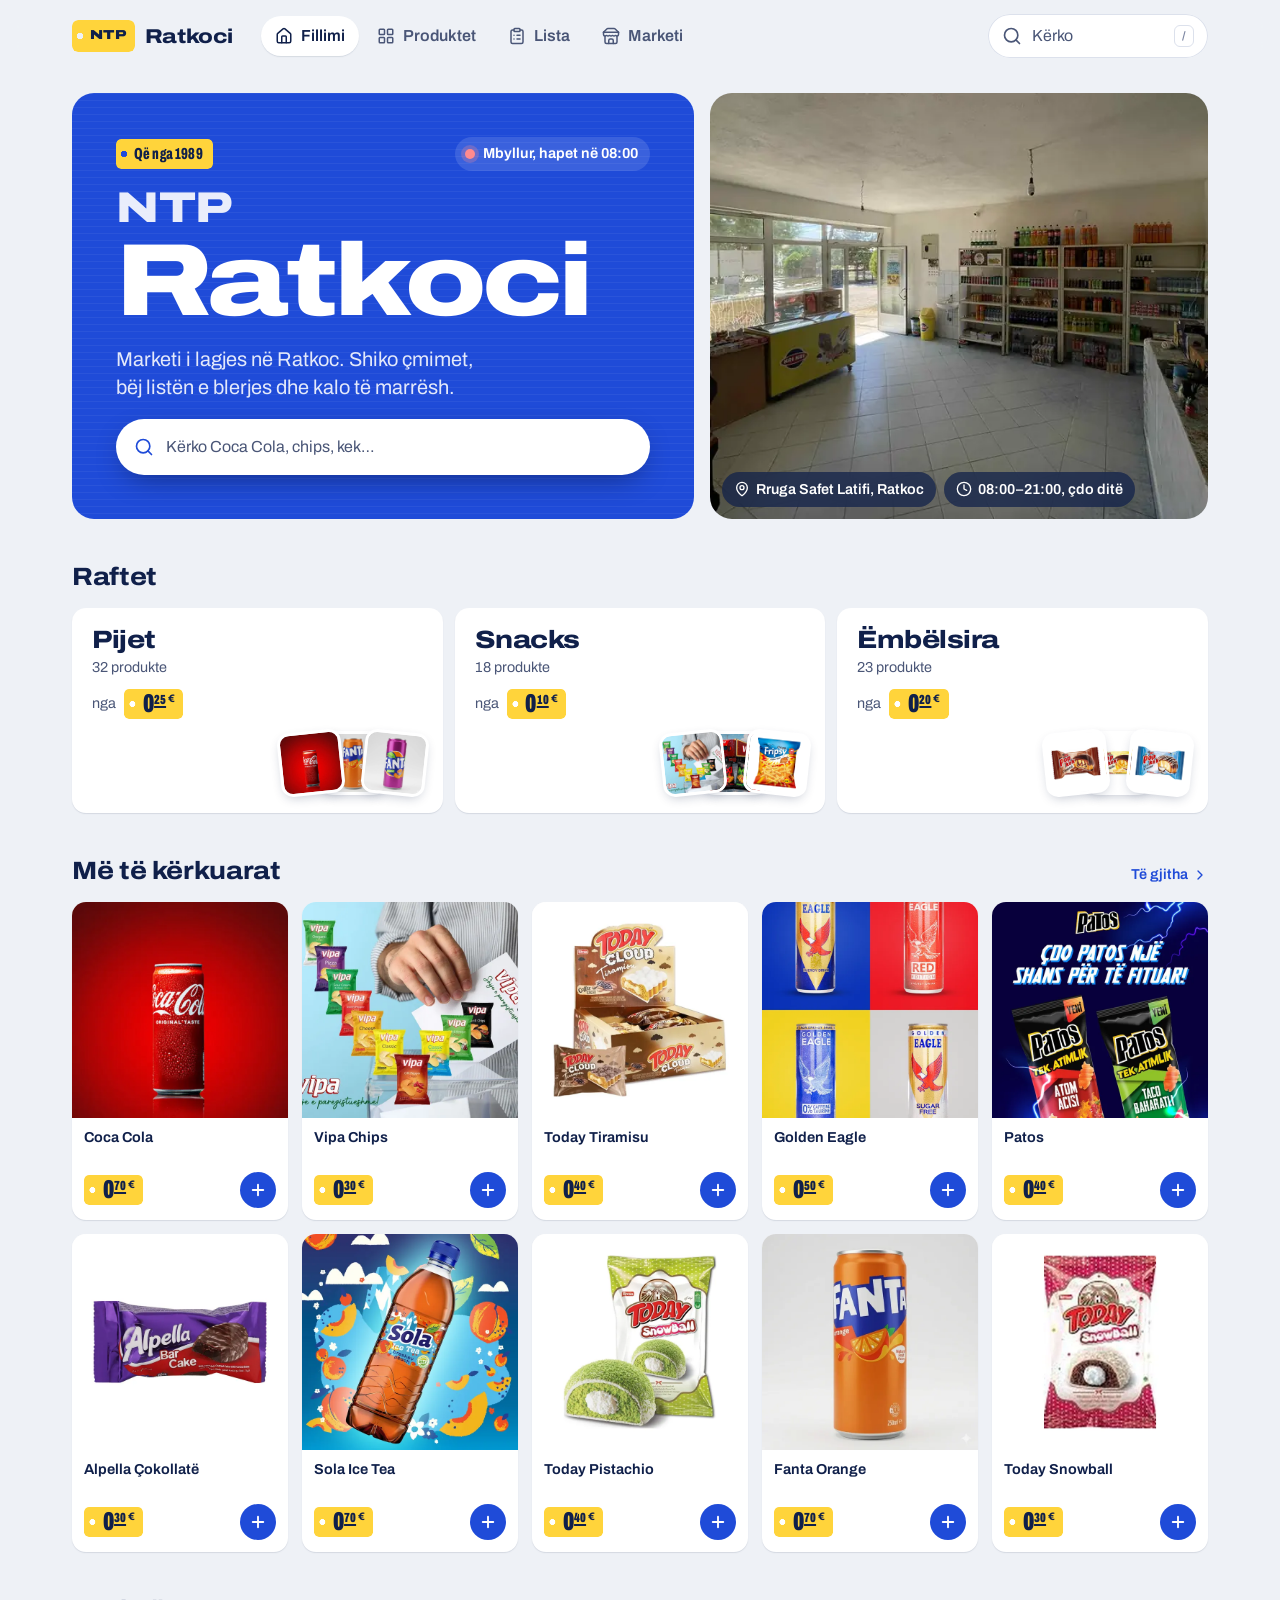
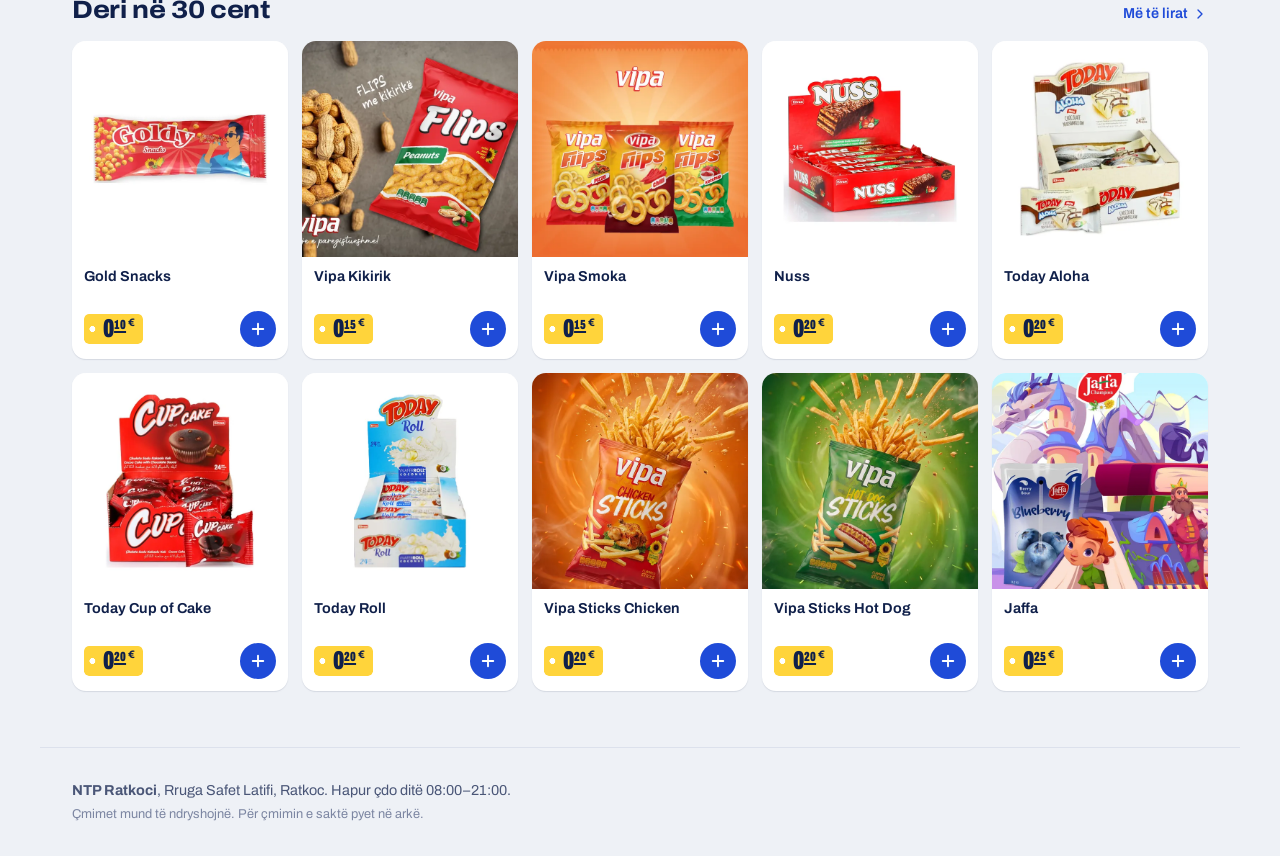
<file: index.html>
<!DOCTYPE html>
<html lang="sq" data-theme="light">
<head>
  <meta charset="UTF-8">
  <meta name="viewport" content="width=device-width, initial-scale=1, viewport-fit=cover">
  <title>NTP Ratkoci, marketi në Ratkoc</title>
  <meta name="description" content="NTP Ratkoci, marketi i lagjes në Ratkoc që nga 1989. Shiko çmimet e pijeve, snacks dhe ëmbëlsirave, bëj listën e blerjes dhe kontrollo a jemi hapur.">
  <meta name="theme-color" content="#1F4BD8">
  <meta name="color-scheme" content="light dark">
  <meta name="apple-mobile-web-app-capable" content="yes">
  <meta name="mobile-web-app-capable" content="yes">
  <meta name="apple-mobile-web-app-status-bar-style" content="default">
  <meta name="apple-mobile-web-app-title" content="Ratkoci">

  <meta property="og:title" content="NTP Ratkoci">
  <meta property="og:description" content="Marketi i lagjes në Ratkoc që nga 1989. Çmimet, lista e blerjes dhe orari.">
  <meta property="og:image" content="assets/img/store-1600.webp">
  <meta property="og:type" content="website">

  <link rel="manifest" href="manifest.json">
  <link rel="icon" type="image/png" href="assets/icons/favicon-64.png">
  <link rel="apple-touch-icon" href="assets/icons/apple-touch-icon.png">
  <link rel="preload" href="assets/fonts/archivo-wdth.woff2" as="font" type="font/woff2" crossorigin>
  <link rel="stylesheet" href="assets/css/app.css">

  <!-- Tema para ngarkimit, që të mos ketë "flash" -->
  <script>
    (function () {
      try {
        var t = localStorage.getItem('ntp.theme') || 'auto';
        if (t === 'auto') t = matchMedia('(prefers-color-scheme: dark)').matches ? 'dark' : 'light';
        document.documentElement.dataset.theme = t;
      } catch (e) {}
    })();
  </script>
</head>
<body>
  <a class="skip-link" href="#main">Kalo te përmbajtja</a>

  <!-- ===================== IKONAT (SVG sprite) ===================== -->
  <svg width="0" height="0" style="position:absolute" aria-hidden="true">
    <defs>
      <symbol id="i-search" viewBox="0 0 24 24"><circle cx="11" cy="11" r="8"/><path d="m21 21-4.3-4.3"/></symbol>
      <symbol id="i-home" viewBox="0 0 24 24"><path d="M15 21v-8a1 1 0 0 0-1-1h-4a1 1 0 0 0-1 1v8"/><path d="M3 10a2 2 0 0 1 .709-1.528l7-5.999a2 2 0 0 1 2.582 0l7 5.999A2 2 0 0 1 21 10v9a2 2 0 0 1-2 2H5a2 2 0 0 1-2-2z"/></symbol>
      <symbol id="i-grid" viewBox="0 0 24 24"><rect width="7" height="7" x="3" y="3" rx="1"/><rect width="7" height="7" x="14" y="3" rx="1"/><rect width="7" height="7" x="14" y="14" rx="1"/><rect width="7" height="7" x="3" y="14" rx="1"/></symbol>
      <symbol id="i-list" viewBox="0 0 24 24"><rect width="8" height="4" x="8" y="2" rx="1"/><path d="M16 4h2a2 2 0 0 1 2 2v14a2 2 0 0 1-2 2H6a2 2 0 0 1-2-2V6a2 2 0 0 1 2-2h2"/><path d="M12 11h4"/><path d="M12 16h4"/><path d="M8 11h.01"/><path d="M8 16h.01"/></symbol>
      <symbol id="i-store" viewBox="0 0 24 24"><path d="m2 7 4.41-4.41A2 2 0 0 1 7.83 2h8.34a2 2 0 0 1 1.42.59L22 7"/><path d="M4 12v8a2 2 0 0 0 2 2h12a2 2 0 0 0 2-2v-8"/><path d="M15 22v-4a2 2 0 0 0-2-2h-2a2 2 0 0 0-2 2v4"/><path d="M2 7h20"/><path d="M22 7v3a2 2 0 0 1-2 2 2.7 2.7 0 0 1-1.59-.63.7.7 0 0 0-.82 0A2.7 2.7 0 0 1 16 12a2.7 2.7 0 0 1-1.59-.63.7.7 0 0 0-.82 0A2.7 2.7 0 0 1 12 12a2.7 2.7 0 0 1-1.59-.63.7.7 0 0 0-.82 0A2.7 2.7 0 0 1 8 12a2.7 2.7 0 0 1-1.59-.63.7.7 0 0 0-.82 0A2.7 2.7 0 0 1 4 12a2 2 0 0 1-2-2V7"/></symbol>
      <symbol id="i-plus" viewBox="0 0 24 24"><path d="M5 12h14"/><path d="M12 5v14"/></symbol>
      <symbol id="i-minus" viewBox="0 0 24 24"><path d="M5 12h14"/></symbol>
      <symbol id="i-x" viewBox="0 0 24 24"><path d="M18 6 6 18"/><path d="m6 6 12 12"/></symbol>
      <symbol id="i-share" viewBox="0 0 24 24"><circle cx="18" cy="5" r="3"/><circle cx="6" cy="12" r="3"/><circle cx="18" cy="19" r="3"/><path d="m8.59 13.51 6.83 3.98"/><path d="m15.41 6.51-6.82 3.98"/></symbol>
      <symbol id="i-pin" viewBox="0 0 24 24"><path d="M20 10c0 4.993-5.539 10.193-7.399 11.799a1 1 0 0 1-1.202 0C9.539 20.193 4 14.993 4 10a8 8 0 0 1 16 0"/><circle cx="12" cy="10" r="3"/></symbol>
      <symbol id="i-clock" viewBox="0 0 24 24"><circle cx="12" cy="12" r="10"/><path d="M12 6v6l4 2"/></symbol>
      <symbol id="i-arrow-out" viewBox="0 0 24 24"><path d="M7 7h10v10"/><path d="M7 17 17 7"/></symbol>
      <symbol id="i-back" viewBox="0 0 24 24"><path d="m12 19-7-7 7-7"/><path d="M19 12H5"/></symbol>
      <symbol id="i-trash" viewBox="0 0 24 24"><path d="M3 6h18"/><path d="M19 6v14c0 1-1 2-2 2H7c-1 0-2-1-2-2V6"/><path d="M8 6V4c0-1 1-2 2-2h4c1 0 2 1 2 2v2"/></symbol>
      <symbol id="i-chevron" viewBox="0 0 24 24"><path d="m9 18 6-6-6-6"/></symbol>
      <symbol id="i-check" viewBox="0 0 24 24"><path d="M20 6 9 17l-5-5"/></symbol>
      <symbol id="i-drink" viewBox="0 0 24 24"><path d="m6 8 1.75 12.28a2 2 0 0 0 2 1.72h4.54a2 2 0 0 0 2-1.72L18 8"/><path d="M5 8h14"/><path d="M7 15a6.47 6.47 0 0 1 5 0 6.47 6.47 0 0 0 5 0"/><path d="m12 8 1-6h2"/></symbol>
      <symbol id="i-chips" viewBox="0 0 24 24"><path d="M11 21.73a2 2 0 0 0 2 0l7-4A2 2 0 0 0 21 16V8a2 2 0 0 0-1-1.73l-7-4a2 2 0 0 0-2 0l-7 4A2 2 0 0 0 3 8v8a2 2 0 0 0 1 1.73z"/><path d="M12 22V12"/><path d="m3.3 7 7.703 4.734a2 2 0 0 0 1.994 0L20.7 7"/><path d="m7.5 4.27 9 5.15"/></symbol>
      <symbol id="i-cookie" viewBox="0 0 24 24"><path d="M12 2a10 10 0 1 0 10 10 4 4 0 0 1-5-5 4 4 0 0 1-5-5"/><path d="M8.5 8.5v.01"/><path d="M16 15.5v.01"/><path d="M12 12v.01"/><path d="M11 17v.01"/><path d="M7 14v.01"/></symbol>
      <symbol id="i-download" viewBox="0 0 24 24"><path d="M21 15v4a2 2 0 0 1-2 2H5a2 2 0 0 1-2-2v-4"/><path d="m7 10 5 5 5-5"/><path d="M12 15V3"/></symbol>
      <symbol id="i-answer" viewBox="0 0 24 24"><path d="M7.9 20A9 9 0 1 0 4 16.1L2 22Z"/></symbol>
      <symbol id="i-nav" viewBox="0 0 24 24"><path d="M3 11 22 2l-9 19-2-8z"/></symbol>
    </defs>
  </svg>

  <!-- ===================== KOKA ===================== -->
  <header class="topbar">
    <div class="topbar-inner">
      <a href="#/" class="brand" aria-label="NTP Ratkoci, fillimi">
        <span class="brand-mark" aria-hidden="true">NTP</span>
        <span class="brand-name">Ratkoci</span>
      </a>

      <nav class="nav" aria-label="Kryesore">
        <a href="#/" data-nav="home" class="nav-link"><svg class="ic"><use href="#i-home"/></svg><span>Fillimi</span></a>
        <a href="#/produktet" data-nav="produktet" class="nav-link"><svg class="ic"><use href="#i-grid"/></svg><span>Produktet</span></a>
        <a href="#/lista" data-nav="lista" class="nav-link"><svg class="ic"><use href="#i-list"/></svg><span>Lista</span><b class="badge" data-list-count hidden></b></a>
        <a href="#/marketi" data-nav="marketi" class="nav-link"><svg class="ic"><use href="#i-store"/></svg><span>Marketi</span></a>
      </nav>

      <button class="search-trigger" type="button" data-open-search aria-label="Kërko produkte">
        <svg class="ic"><use href="#i-search"/></svg>
        <span class="search-trigger-text">Kërko</span>
        <kbd>/</kbd>
      </button>
    </div>
  </header>

  <!-- ===================== PËRMBAJTJA ===================== -->
  <main id="main" class="main" tabindex="-1">
    <div id="view" class="view" aria-live="polite"></div>
  </main>

  <footer class="footer">
    <p><strong>NTP Ratkoci</strong>, Rruga Safet Latifi, Ratkoc. Hapur çdo ditë 08:00–21:00.</p>
    <p class="footer-small">Çmimet mund të ndryshojnë. Për çmimin e saktë pyet në arkë.</p>
  </footer>

  <!-- ===================== NAVIGIMI NË CELULAR ===================== -->
  <nav class="dock" aria-label="Navigimi">
    <a href="#/" data-nav="home"><svg class="ic"><use href="#i-home"/></svg><span>Fillimi</span></a>
    <a href="#/produktet" data-nav="produktet"><svg class="ic"><use href="#i-grid"/></svg><span>Produktet</span></a>
    <a href="#/lista" data-nav="lista"><svg class="ic"><use href="#i-list"/></svg><span>Lista</span><b class="badge" data-list-count hidden></b></a>
    <a href="#/marketi" data-nav="marketi"><svg class="ic"><use href="#i-store"/></svg><span>Marketi</span></a>
  </nav>

  <!-- ===================== PRODUKTI (sheet) ===================== -->
  <div class="sheet" id="product-sheet" hidden>
    <div class="sheet-scrim" data-close-sheet></div>
    <section class="sheet-panel" tabindex="-1" role="dialog" aria-modal="true" aria-labelledby="ps-title">
      <button class="icon-btn sheet-close" type="button" data-close-sheet aria-label="Mbyll"><svg class="ic"><use href="#i-x"/></svg></button>
      <div class="ps-media"><img id="ps-img" alt="" width="600" height="600"></div>
      <div class="ps-body">
        <p class="ps-cat" id="ps-cat"></p>
        <h2 class="ps-title" id="ps-title"></h2>
        <div class="ps-price" id="ps-price"></div>
        <div class="ps-actions" id="ps-actions"></div>
        <div class="ps-related">
          <h3 class="h-small">Në të njëjtin raft</h3>
          <div class="rail" id="ps-related"></div>
        </div>
      </div>
    </section>
  </div>

  <!-- ===================== KËRKIMI ===================== -->
  <div class="search" id="search" hidden>
    <div class="search-panel" role="dialog" aria-modal="true" aria-label="Kërko">
      <div class="search-bar">
        <svg class="ic"><use href="#i-search"/></svg>
        <input id="search-input" type="search" inputmode="search" autocomplete="off" enterkeyhint="search"
               placeholder="Kërko produkt, ose pyet: a jeni hapur?" aria-label="Kërko">
        <button class="icon-btn" type="button" data-close-search aria-label="Mbyll kërkimin"><svg class="ic"><use href="#i-x"/></svg></button>
      </div>
      <div class="search-body" id="search-results"></div>
    </div>
  </div>

  <div class="toasts" id="toasts" role="status" aria-live="polite"></div>

  <noscript><p class="noscript">Aktivizo JavaScript për të parë katalogun e NTP Ratkoci.</p></noscript>

  <!-- ===================== SKRIPTAT ===================== -->
  <script src="assets/js/data/products.js" defer></script>
  <script src="assets/js/core.js" defer></script>
  <script src="assets/js/status.js" defer></script>
  <script src="assets/js/views.js" defer></script>
  <script src="assets/js/search.js" defer></script>
  <script src="assets/js/app.js" defer></script>
</body>
</html>
</file>
<file: assets/css/app.css>
/* ==========================================================================
   NTP Ratkoci — stilet
   Koncepti: "etiketa e raftit". Çdo çmim është një etiketë e verdhë si në
   raftet e marketit; gjithçka tjetër është e qetë: rafte të bardha, bojë blu.
   --------------------------------------------------------------------------
   1. Fonti          5. Koka & navigimi     9.  Lista e blerjes
   2. Tokenat        6. Etiketa e çmimit    10. Marketi
   3. Baza           7. Fillimi             11. Sheet, kërkimi, toast
   4. Ndihmëse       8. Katalogu            12. Responsive & lëvizja
   ========================================================================== */

/* 1. FONTI ------------------------------------------------------------- */
@font-face {
  font-family: 'Archivo';
  src: url('../fonts/archivo-wdth.woff2') format('woff2-variations'),
       url('../fonts/archivo-wdth.woff2') format('woff2');
  font-weight: 100 900;
  font-stretch: 62% 125%;
  font-display: swap;
}

/* 2. TOKENAT ----------------------------------------------------------- */
:root {
  /* ngjyrat */
  --shelf: #EEF1F6;      /* sfondi: raft nën dritë fluoreshente */
  --paper: #FFFFFF;      /* sipërfaqet */
  --ink: #10204A;        /* teksti */
  --ink-2: #4A5677;      /* teksti dytësor */
  --ink-3: #7C86A2;
  --line: #DCE1EC;
  --cobalt: #1F4BD8;     /* marka */
  --cobalt-ink: #FFFFFF;
  --cobalt-soft: #E5EBFC;
  --tag: #FFD43B;        /* etiketa e çmimit */
  --tag-ink: #10204A;
  --open: #12915A;
  --closed: #D93A40;

  /* tipografia: shkallë 1.25 */
  --f-xs: 0.8rem;
  --f-sm: 0.9rem;
  --f-md: 1rem;
  --f-lg: 1.25rem;
  --f-xl: 1.5625rem;
  --f-2xl: 1.953rem;
  --f-3xl: 2.441rem;

  /* hapësira & forma */
  --r-sm: 8px;
  --r-md: 14px;
  --r-lg: 22px;
  --pad: clamp(16px, 4vw, 32px);
  --max: 1200px;
  --topbar-h: 64px;
  --dock-h: 68px;
  --safe-b: env(safe-area-inset-bottom, 0px);

  --ease: cubic-bezier(.2, .8, .2, 1);
  --shadow-1: 0 1px 0 rgba(16, 32, 74, .06), 0 1px 2px rgba(16, 32, 74, .06);
  --shadow-2: 0 18px 50px -12px rgba(16, 32, 74, .35);
  color-scheme: light;
}

[data-theme="dark"] {
  --shelf: #0B1433;
  --paper: #131E45;
  --ink: #E9EDF8;
  --ink-2: #A9B3D0;
  --ink-3: #7681A3;
  --line: #24315E;
  --cobalt: #5B7FFF;
  --cobalt-ink: #0B1433;
  --cobalt-soft: #1C2A5C;
  --open: #3DD68C;
  --closed: #FF6B70;
  --shadow-1: 0 1px 0 rgba(0, 0, 0, .25);
  --shadow-2: 0 18px 50px -12px rgba(0, 0, 0, .7);
  color-scheme: dark;
}

/* 3. BAZA -------------------------------------------------------------- */
*, *::before, *::after { box-sizing: border-box; }
html { -webkit-text-size-adjust: 100%; scroll-padding-top: calc(var(--topbar-h) + 12px); }
body {
  margin: 0;
  font-family: 'Archivo', system-ui, -apple-system, 'Segoe UI', sans-serif;
  font-size: var(--f-md);
  line-height: 1.5;
  font-stretch: 100%;
  color: var(--ink);
  background: var(--shelf);
  -webkit-font-smoothing: antialiased;
  -webkit-tap-highlight-color: transparent;
  min-height: 100dvh;
  display: flex;
  flex-direction: column;
}
img { display: block; max-width: 100%; height: auto; }
a { color: inherit; }
button { font: inherit; color: inherit; }
h1, h2, h3, p { margin: 0; }
[hidden] { display: none !important; }

:focus-visible { outline: 3px solid var(--cobalt); outline-offset: 2px; border-radius: 6px; }

.skip-link {
  position: absolute; left: 12px; top: -60px; z-index: 100;
  background: var(--ink); color: var(--paper); padding: 10px 14px; border-radius: var(--r-sm);
}
.skip-link:focus { top: 12px; }

.ic {
  width: 20px; height: 20px; flex: none;
  fill: none; stroke: currentColor; stroke-width: 2; stroke-linecap: round; stroke-linejoin: round;
}

/* 4. NDIHMËSE ---------------------------------------------------------- */
.wrap { width: 100%; max-width: var(--max); margin: 0 auto; padding: 0 var(--pad); }
.visually-hidden {
  position: absolute !important; width: 1px; height: 1px; overflow: hidden;
  clip: rect(0 0 0 0); white-space: nowrap;
}

.h-section {
  font-size: var(--f-xl);
  font-weight: 750;
  font-stretch: 112%;
  letter-spacing: -0.015em;
  line-height: 1.15;
}
.h-small { font-size: var(--f-md); font-weight: 700; font-stretch: 105%; }
.muted { color: var(--ink-2); }

.section { margin-top: 44px; }
.section-head {
  display: flex; align-items: baseline; justify-content: space-between; gap: 16px;
  margin-bottom: 16px;
}
.section-link {
  display: inline-flex; align-items: center; gap: 4px;
  font-weight: 600; color: var(--cobalt); text-decoration: none; font-size: var(--f-sm);
}
.section-link .ic { width: 16px; height: 16px; }

.btn {
  display: inline-flex; align-items: center; justify-content: center; gap: 8px;
  min-height: 48px; padding: 0 20px; border-radius: 999px; border: 0;
  font-weight: 650; font-size: var(--f-md); text-decoration: none; cursor: pointer;
  transition: transform .15s var(--ease), background-color .2s, box-shadow .2s;
}
.btn:active { transform: scale(.97); }
.btn-primary { background: var(--cobalt); color: var(--cobalt-ink); }
.btn-primary:hover { box-shadow: 0 8px 24px -8px var(--cobalt); }
.btn-quiet { background: var(--paper); color: var(--ink); box-shadow: inset 0 0 0 1px var(--line); }
.btn-quiet:hover { box-shadow: inset 0 0 0 1px var(--ink-3); }
.btn-danger { background: transparent; color: var(--closed); box-shadow: inset 0 0 0 1px currentColor; }
.btn-block { width: 100%; }

.icon-btn {
  display: inline-grid; place-items: center; width: 44px; height: 44px; flex: none;
  border-radius: 999px; border: 0; background: var(--paper); color: var(--ink); cursor: pointer;
  box-shadow: inset 0 0 0 1px var(--line);
}
.icon-btn:hover { box-shadow: inset 0 0 0 1px var(--ink-3); }

.status {
  display: inline-flex; align-items: center; gap: 8px; font-weight: 650;
}
.status::before {
  content: ''; width: 10px; height: 10px; border-radius: 50%; background: currentColor;
  box-shadow: 0 0 0 4px color-mix(in srgb, currentColor 22%, transparent);
}
.status.is-open { color: var(--open); }
.status.is-closed { color: var(--closed); }

.badge {
  min-width: 20px; height: 20px; padding: 0 6px; border-radius: 999px;
  background: var(--tag); color: var(--tag-ink);
  font-size: 12px; font-weight: 800; font-stretch: 90%;
  display: inline-grid; place-items: center; line-height: 1;
}

/* 5. KOKA & NAVIGIMI --------------------------------------------------- */
.topbar {
  position: sticky; top: 0; z-index: 30;
  background: color-mix(in srgb, var(--shelf) 86%, transparent);
  backdrop-filter: saturate(1.4) blur(14px);
  -webkit-backdrop-filter: saturate(1.4) blur(14px);
  border-bottom: 1px solid transparent;
  transition: border-color .2s;
}
.topbar.is-scrolled { border-bottom-color: var(--line); }
.topbar-inner {
  max-width: var(--max); margin: 0 auto; padding: 0 var(--pad);
  height: var(--topbar-h); display: flex; align-items: center; gap: 16px;
}
.brand { display: inline-flex; align-items: center; gap: 10px; text-decoration: none; }
.brand-mark {
  position: relative;
  background: var(--tag); color: var(--tag-ink);
  font-weight: 900; font-stretch: 125%; font-size: 13px; letter-spacing: .02em;
  padding: 6px 9px 6px 18px; border-radius: 6px;
  -webkit-mask: radial-gradient(circle at 8px 50%, transparent 3px, #000 3.5px);
  mask: radial-gradient(circle at 8px 50%, transparent 3px, #000 3.5px);
}
.brand-name { font-weight: 800; font-stretch: 118%; font-size: var(--f-lg); letter-spacing: -0.02em; }

.nav { display: none; margin-left: 12px; gap: 4px; }
.nav-link {
  display: inline-flex; align-items: center; gap: 8px; height: 40px; padding: 0 14px;
  border-radius: 999px; text-decoration: none; font-weight: 600; color: var(--ink-2);
}
.nav-link .ic { width: 18px; height: 18px; }
.nav-link:hover { color: var(--ink); background: var(--paper); }
.nav-link.is-active { color: var(--ink); background: var(--paper); box-shadow: var(--shadow-1); }

.search-trigger {
  margin-left: auto; display: inline-flex; align-items: center; gap: 10px;
  height: 44px; padding: 0 14px; border-radius: 999px; border: 0; cursor: pointer;
  background: var(--paper); color: var(--ink-2); box-shadow: inset 0 0 0 1px var(--line);
}
.search-trigger-text { display: none; }
.search-trigger kbd {
  display: none; font: inherit; font-size: 12px; font-weight: 700;
  border: 1px solid var(--line); border-radius: 6px; padding: 1px 7px; color: var(--ink-3);
}

.dock {
  position: fixed; left: 0; right: 0; bottom: 0; z-index: 30;
  display: grid; grid-template-columns: repeat(4, 1fr);
  height: calc(var(--dock-h) + var(--safe-b)); padding-bottom: var(--safe-b);
  background: color-mix(in srgb, var(--paper) 92%, transparent);
  backdrop-filter: blur(16px); -webkit-backdrop-filter: blur(16px);
  border-top: 1px solid var(--line);
}
.dock a {
  position: relative; display: flex; flex-direction: column; align-items: center; justify-content: center; gap: 4px;
  text-decoration: none; font-size: 12px; font-weight: 600; color: var(--ink-3);
}
.dock a .ic { width: 22px; height: 22px; }
.dock a.is-active { color: var(--cobalt); }
.dock a.is-active::before {
  content: ''; position: absolute; top: 0; width: 28px; height: 3px; border-radius: 0 0 3px 3px; background: var(--cobalt);
}
.dock .badge { position: absolute; top: 8px; left: calc(50% + 6px); }

.main { flex: 1; width: 100%; padding-bottom: calc(var(--dock-h) + var(--safe-b) + 32px); outline: none; }

.footer {
  max-width: var(--max); width: 100%; margin: 0 auto;
  padding: 32px var(--pad) calc(var(--dock-h) + var(--safe-b) + 24px);
  color: var(--ink-2); font-size: var(--f-sm); border-top: 1px solid var(--line);
  display: none;
}
.footer-small { color: var(--ink-3); margin-top: 4px; font-size: var(--f-xs); }

/* 6. ETIKETA E ÇMIMIT -------------------------------------------------- */
/* Etiketa: e verdhë, me vrimë në të majtë, euro të mëdha dhe centë lart. */
.tag {
  --h: 30px;
  position: relative;
  display: inline-flex; align-items: flex-start;
  height: var(--h); padding: 0 calc(var(--h) * .28) 0 calc(var(--h) * .62);
  background: var(--tag); color: var(--tag-ink);
  border-radius: calc(var(--h) * .16);
  font-weight: 900; font-stretch: 62%;
  font-variant-numeric: tabular-nums lining-nums;
  line-height: 1;
  -webkit-mask: radial-gradient(circle at calc(var(--h) * .28) 50%, transparent calc(var(--h) * .09), #000 calc(var(--h) * .09 + .5px));
  mask: radial-gradient(circle at calc(var(--h) * .28) 50%, transparent calc(var(--h) * .09), #000 calc(var(--h) * .09 + .5px));
}
.tag-e { font-size: calc(var(--h) * .86); letter-spacing: -0.02em; align-self: center; }
.tag-c {
  font-size: calc(var(--h) * .44); margin-top: calc(var(--h) * .14); margin-left: 1px;
  text-decoration: underline; text-decoration-thickness: 2px; text-underline-offset: 2px;
}
.tag-cur { font-size: calc(var(--h) * .36); margin-top: calc(var(--h) * .16); margin-left: 2px; font-stretch: 100%; font-weight: 800; }
.tag-lg { --h: 52px; }
.tag-xl { --h: 72px; }

/* 7. FILLIMI ----------------------------------------------------------- */
.hero { padding-top: 12px; display: grid; grid-template-columns: minmax(0, 1fr); gap: 16px; }
.sign {
  position: relative; overflow: hidden;
  background: var(--cobalt); color: #fff;
  border-radius: var(--r-lg);
  padding: clamp(22px, 5vw, 44px);
  display: flex; flex-direction: column; gap: 18px;
}
[data-theme="dark"] .sign { background: #1C3BB5; }
.sign::after { /* rreshtat e dritës së tabelës */
  content: ''; position: absolute; inset: 0; pointer-events: none;
  background: repeating-linear-gradient(180deg, rgba(255,255,255,.05) 0 1px, transparent 1px 7px);
}
.sign-top { display: flex; align-items: center; justify-content: space-between; gap: 12px; position: relative; z-index: 1; }
.sign-since {
  font-weight: 800; font-stretch: 62%; font-size: var(--f-md); letter-spacing: .01em;
  background: var(--tag); color: var(--tag-ink); padding: 3px 10px 3px 18px; border-radius: 5px;
  -webkit-mask: radial-gradient(circle at 8px 50%, transparent 3px, #000 3.5px);
  mask: radial-gradient(circle at 8px 50%, transparent 3px, #000 3.5px);
}
.sign .status { color: #fff; background: rgba(255,255,255,.12); padding: 6px 12px 6px 10px; border-radius: 999px; font-size: var(--f-sm); }
.sign .status.is-open::before { background: #4BE39C; box-shadow: 0 0 0 4px rgba(75,227,156,.25); }
.sign .status.is-closed::before { background: #FF8A8E; box-shadow: 0 0 0 4px rgba(255,138,142,.25); }
.sign-title {
  position: relative; z-index: 1;
  font-weight: 850; font-stretch: 125%;
  font-size: clamp(2.6rem, 12.5vw, 6.4rem);
  line-height: .9; letter-spacing: -0.035em;
}
.sign-title span { display: block; }
.sign-title .sign-small { font-size: .42em; font-stretch: 125%; letter-spacing: -0.01em; margin-bottom: .18em; opacity: .9; }
.sign-lede { position: relative; z-index: 1; max-width: 34ch; font-size: var(--f-lg); line-height: 1.4; color: rgba(255,255,255,.88); }
.sign-search {
  position: relative; z-index: 1;
  display: flex; align-items: center; gap: 12px; width: 100%; max-width: 560px;
  height: 56px; padding: 0 18px; border: 0; border-radius: 999px; cursor: text;
  background: #fff; color: #4A5677; font-size: var(--f-md); text-align: left;
  box-shadow: 0 10px 30px -10px rgba(0,0,0,.45);
}
.sign-search .ic { color: #1F4BD8; }

.storefront {
  position: relative; margin: 0; border-radius: var(--r-lg); overflow: hidden; background: var(--line);
  aspect-ratio: 16 / 10;
}
.storefront img { width: 100%; height: 100%; object-fit: cover; }
.storefront figcaption {
  position: absolute; left: 12px; bottom: 12px; right: 12px;
  display: flex; flex-wrap: wrap; gap: 8px;
}
.chip-glass {
  display: inline-flex; align-items: center; gap: 6px; padding: 7px 12px; border-radius: 999px;
  background: rgba(16, 32, 74, .72); color: #fff; font-size: var(--f-sm); font-weight: 600;
  backdrop-filter: blur(8px); -webkit-backdrop-filter: blur(8px); text-decoration: none;
}
.chip-glass .ic { width: 16px; height: 16px; }

/* raftet (kategoritë) */
.aisles { display: grid; gap: 12px; grid-template-columns: minmax(0, 1fr); }
.aisle {
  position: relative; display: grid; grid-template-columns: 1fr auto; align-items: center; gap: 12px;
  min-height: 108px; padding: 18px 16px 18px 20px; border-radius: var(--r-md);
  background: var(--paper); text-decoration: none; box-shadow: var(--shadow-1);
  overflow: hidden; transition: transform .2s var(--ease), box-shadow .2s;
}
.aisle:hover { transform: translateY(-2px); box-shadow: var(--shadow-2); }
.aisle-name { font-size: var(--f-xl); font-weight: 800; font-stretch: 118%; letter-spacing: -0.02em; line-height: 1.1; }
.aisle-meta { color: var(--ink-2); font-size: var(--f-sm); margin-top: 4px; }
.aisle-from { margin-top: 10px; display: flex; align-items: center; gap: 8px; color: var(--ink-2); font-size: var(--f-sm); }
.aisle-stack { display: flex; }
.aisle-stack img {
  width: 64px; height: 64px; border-radius: 12px; object-fit: cover; background: #fff;
  border: 3px solid var(--paper); margin-left: -22px; box-shadow: 0 4px 12px -4px rgba(16,32,74,.3);
}
.aisle-stack img:first-child { margin-left: 0; transform: rotate(-6deg); }
.aisle-stack img:last-child { transform: rotate(6deg); }

/* rail horizontal */
.rail {
  display: grid; grid-auto-flow: column; grid-auto-columns: minmax(150px, 44%);
  gap: 12px; overflow-x: auto; scroll-snap-type: x mandatory; overscroll-behavior-x: contain;
  margin: 0 calc(var(--pad) * -1); padding: 4px var(--pad) 12px; scrollbar-width: none;
  scroll-padding-inline: var(--pad);
}
.rail::-webkit-scrollbar { display: none; }
.rail > * { scroll-snap-align: start; }

.visit {
  display: grid; gap: 0; border-radius: var(--r-lg); overflow: hidden; background: var(--paper); box-shadow: var(--shadow-1);
}
.visit-body { padding: 22px; display: grid; gap: 14px; align-content: center; }
.visit-row { display: flex; gap: 12px; align-items: flex-start; }
.visit-row .ic { color: var(--cobalt); margin-top: 2px; }
.visit-map { min-height: 180px; background: var(--line); }
.visit-map img { width: 100%; height: 100%; object-fit: cover; }

/* 8. KATALOGU ---------------------------------------------------------- */
.page-head { padding-top: 20px; display: grid; gap: 4px; }
.page-title {
  font-size: clamp(2rem, 8vw, 3.4rem); font-weight: 850; font-stretch: 125%;
  letter-spacing: -0.03em; line-height: 1;
}
.page-sub { color: var(--ink-2); }

.toolbar {
  position: sticky; top: var(--topbar-h); z-index: 20;
  margin: 16px calc(var(--pad) * -1) 0; padding: 10px var(--pad);
  background: color-mix(in srgb, var(--shelf) 90%, transparent);
  backdrop-filter: blur(12px); -webkit-backdrop-filter: blur(12px);
  display: grid; grid-template-columns: minmax(0, 1fr); gap: 10px;
}
.tabs {
  display: flex; gap: 4px; padding: 4px; border-radius: 999px; background: var(--paper);
  box-shadow: inset 0 0 0 1px var(--line); overflow-x: auto; scrollbar-width: none;
}
.tabs::-webkit-scrollbar { display: none; }
.tab {
  flex: 1 0 auto; height: 38px; padding: 0 14px; border: 0; border-radius: 999px; cursor: pointer;
  background: transparent; color: var(--ink-2); font-weight: 650; white-space: nowrap; text-decoration: none;
  display: inline-flex; align-items: center; justify-content: center; gap: 6px;
}
.tab .ic { width: 16px; height: 16px; }
.tab[aria-current="true"] { background: var(--ink); color: var(--paper); }

.toolbar-row { display: flex; align-items: center; gap: 8px; }
.chips { display: flex; gap: 6px; overflow-x: auto; scrollbar-width: none; flex: 1; min-width: 0; }
.chips::-webkit-scrollbar { display: none; }
.chip {
  flex: none; height: 34px; padding: 0 14px; border-radius: 999px; border: 0; cursor: pointer;
  background: transparent; color: var(--ink-2); font-weight: 600; font-size: var(--f-sm);
  box-shadow: inset 0 0 0 1px var(--line);
}
.chip[aria-pressed="true"] { background: var(--cobalt-soft); color: var(--cobalt); box-shadow: inset 0 0 0 1.5px var(--cobalt); }

.sort {
  flex: none; height: 34px; border-radius: 999px; border: 0; padding: 0 30px 0 12px;
  background: var(--paper) url("data:image/svg+xml,%3Csvg xmlns='http://www.w3.org/2000/svg' width='12' height='12' viewBox='0 0 24 24' fill='none' stroke='%237C86A2' stroke-width='3' stroke-linecap='round'%3E%3Cpath d='m6 9 6 6 6-6'/%3E%3C/svg%3E") no-repeat right 11px center;
  color: var(--ink); font: inherit; font-size: var(--f-sm); font-weight: 600;
  box-shadow: inset 0 0 0 1px var(--line); -webkit-appearance: none; appearance: none; cursor: pointer;
}

.result-count { color: var(--ink-3); font-size: var(--f-sm); margin: 14px 0 10px; }

.grid {
  display: grid; gap: 10px;
  grid-template-columns: repeat(2, minmax(0, 1fr));
}

/* pllaka e produktit */
.card {
  position: relative; display: flex; flex-direction: column;
  background: var(--paper); border-radius: var(--r-md); overflow: hidden;
  box-shadow: var(--shadow-1);
  transition: box-shadow .2s, transform .2s var(--ease);
}
.card:hover { box-shadow: var(--shadow-2); transform: translateY(-2px); }
.card-link { display: block; text-decoration: none; color: inherit; }
.card-link::after { content: ''; position: absolute; inset: 0; } /* gjithë pllaka klikohet */
.card-media { aspect-ratio: 1; background: #fff; overflow: hidden; }
.card-media img { width: 100%; height: 100%; object-fit: cover; transition: transform .4s var(--ease); }
.card:hover .card-media img { transform: scale(1.04); }
.card-body { padding: 10px 12px 12px; display: grid; gap: 8px; flex: 1; align-content: space-between; }
.card-name {
  font-weight: 650; font-size: var(--f-sm); line-height: 1.25; min-height: 2.5em;
  display: -webkit-box; -webkit-line-clamp: 2; -webkit-box-orient: vertical; overflow: hidden;
}
.card-foot { display: flex; align-items: center; justify-content: space-between; gap: 6px; }

.add {
  position: relative; z-index: 2; /* mbi linkun e pllakës */
  display: inline-grid; place-items: center; width: 36px; height: 36px; border-radius: 999px; border: 0; cursor: pointer;
  background: var(--cobalt); color: var(--cobalt-ink);
  transition: transform .15s var(--ease);
}
.add:active { transform: scale(.9); }
.add .ic { width: 18px; height: 18px; stroke-width: 2.5; }

.stepper {
  position: relative; z-index: 2;
  display: inline-flex; align-items: center; height: 36px; border-radius: 999px;
  background: var(--ink); color: var(--paper);
}
.stepper button {
  width: 34px; height: 36px; border: 0; background: transparent; color: inherit; cursor: pointer;
  display: inline-grid; place-items: center; border-radius: 999px;
}
.stepper button .ic { width: 16px; height: 16px; stroke-width: 2.5; }
.stepper output { min-width: 18px; text-align: center; font-weight: 800; font-variant-numeric: tabular-nums; }
.stepper-lg { height: 52px; }
.stepper-lg button { width: 52px; height: 52px; }
.stepper-lg output { min-width: 28px; font-size: var(--f-lg); }

.rail .card-name { min-height: 2.5em; }

.empty {
  text-align: center; padding: 56px 20px; display: grid; justify-items: center; gap: 10px;
  background: var(--paper); border-radius: var(--r-lg); box-shadow: var(--shadow-1);
}
.empty-icon {
  width: 64px; height: 64px; border-radius: 50%; display: grid; place-items: center;
  background: var(--cobalt-soft); color: var(--cobalt); margin-bottom: 6px;
}
.empty-icon .ic { width: 28px; height: 28px; }
.empty h2 { font-size: var(--f-xl); font-weight: 800; font-stretch: 112%; }
.empty p { color: var(--ink-2); max-width: 36ch; }
.empty .btn { margin-top: 10px; }

/* 9. LISTA E BLERJES --------------------------------------------------- */
.list-layout { display: grid; grid-template-columns: minmax(0, 1fr); gap: 16px; margin-top: 20px; align-items: start; }
.lines { background: var(--paper); border-radius: var(--r-lg); box-shadow: var(--shadow-1); overflow: hidden; }
.line {
  display: grid; grid-template-columns: 56px 1fr auto; gap: 12px; align-items: center;
  padding: 12px 14px; border-bottom: 1px solid var(--line);
}
.line:last-child { border-bottom: 0; }
.line img { width: 56px; height: 56px; border-radius: 10px; object-fit: cover; background: #fff; box-shadow: inset 0 0 0 1px var(--line); }
.line-name { font-weight: 650; line-height: 1.25; text-decoration: none; }
.line-name:hover { text-decoration: underline; }
.line-unit { color: var(--ink-3); font-size: var(--f-xs); margin-top: 2px; font-variant-numeric: tabular-nums; }
.line-right { display: grid; justify-items: end; gap: 6px; }
.line-total { font-weight: 800; font-stretch: 80%; font-variant-numeric: tabular-nums; }

.receipt {
  position: sticky; top: calc(var(--topbar-h) + 16px);
  background: var(--paper); border-radius: var(--r-lg); box-shadow: var(--shadow-1);
  padding: 22px; display: grid; gap: 16px;
}
.receipt-row { display: flex; justify-content: space-between; color: var(--ink-2); font-variant-numeric: tabular-nums; }
.receipt-total { display: flex; align-items: center; justify-content: space-between; gap: 12px; padding-top: 14px; border-top: 2px dashed var(--line); }
.receipt-total span { font-weight: 800; font-stretch: 112%; font-size: var(--f-lg); }
.receipt-note { color: var(--ink-3); font-size: var(--f-xs); }
.receipt-actions { display: grid; gap: 8px; }

/* 10. MARKETI ---------------------------------------------------------- */
.store-grid { display: grid; grid-template-columns: minmax(0, 1fr); gap: 16px; margin-top: 20px; }
.panel { background: var(--paper); border-radius: var(--r-lg); box-shadow: var(--shadow-1); padding: 22px; }
.panel-title { font-size: var(--f-lg); font-weight: 800; font-stretch: 112%; margin-bottom: 14px; }

.now { display: grid; gap: 6px; }
.now .status { font-size: var(--f-2xl); font-weight: 850; font-stretch: 118%; letter-spacing: -0.02em; }
.now .status::before { width: 14px; height: 14px; }
.now-detail { color: var(--ink-2); }
.meter { height: 8px; border-radius: 999px; background: var(--shelf); overflow: hidden; margin-top: 10px; }
.meter > i { display: block; height: 100%; background: var(--open); border-radius: inherit; transition: width .6s var(--ease); }
.meter-labels { display: flex; justify-content: space-between; font-size: var(--f-xs); color: var(--ink-3); margin-top: 6px; font-variant-numeric: tabular-nums; }

.week { list-style: none; margin: 0; padding: 0; }
.week li {
  display: flex; justify-content: space-between; padding: 10px 0; border-bottom: 1px solid var(--line);
  font-variant-numeric: tabular-nums;
}
.week li:last-child { border-bottom: 0; }
.week li.is-today { font-weight: 800; color: var(--cobalt); }

.address { font-size: var(--f-xl); font-weight: 750; font-stretch: 105%; line-height: 1.25; }
.address-note { color: var(--ink-2); margin: 6px 0 18px; }
.panel-photo { padding: 0; overflow: hidden; }
.panel-photo img { width: 100%; aspect-ratio: 16/10; object-fit: cover; }

.setting { display: flex; flex-wrap: wrap; align-items: center; justify-content: space-between; gap: 10px 16px; padding: 14px 0; border-bottom: 1px solid var(--line); }
.setting:last-of-type { border-bottom: 0; }
.setting-label { font-weight: 650; }
.setting-help { color: var(--ink-3); font-size: var(--f-xs); }

.segmented { display: inline-flex; padding: 3px; border-radius: 999px; background: var(--shelf); }
.segmented button {
  height: 34px; padding: 0 12px; border: 0; border-radius: 999px; background: transparent; cursor: pointer;
  font-weight: 600; font-size: var(--f-sm); color: var(--ink-2); white-space: nowrap;
}
.segmented button[aria-pressed="true"] { background: var(--paper); color: var(--ink); box-shadow: var(--shadow-1); }

.switch { position: relative; width: 50px; height: 30px; flex: none; }
.switch input { position: absolute; inset: 0; opacity: 0; margin: 0; cursor: pointer; z-index: 1; }
.switch span { position: absolute; inset: 0; border-radius: 999px; background: var(--line); transition: background .2s; }
.switch span::after {
  content: ''; position: absolute; top: 3px; left: 3px; width: 24px; height: 24px; border-radius: 50%;
  background: #fff; box-shadow: 0 1px 3px rgba(0,0,0,.25); transition: transform .2s var(--ease);
}
.switch input:checked + span { background: var(--open); }
.switch input:checked + span::after { transform: translateX(20px); }
.switch input:focus-visible + span { outline: 3px solid var(--cobalt); outline-offset: 2px; }

.app-meta { color: var(--ink-3); font-size: var(--f-xs); margin-top: 14px; }

/* 11. SHEET, KËRKIMI, TOAST ------------------------------------------- */
.sheet {
  position: fixed; inset: 0; z-index: 50;
  display: grid; grid-template-columns: minmax(0, 1fr); align-items: end; justify-items: center;
}
.sheet-scrim { position: absolute; inset: 0; background: rgba(8, 14, 36, .5); opacity: 0; transition: opacity .25s; }
.sheet-panel {
  position: relative; width: 100%; max-width: 560px; max-height: 92dvh; overflow-y: auto;
  background: var(--paper); border-radius: var(--r-lg) var(--r-lg) 0 0;
  padding-bottom: calc(20px + var(--safe-b));
  transform: translateY(100%); transition: transform .35s var(--ease);
  overscroll-behavior: contain; outline: none;
}
.sheet.is-open .sheet-scrim { opacity: 1; }
.sheet.is-open .sheet-panel { transform: none; }
.sheet-close {
  position: sticky; top: 14px; z-index: 3; display: grid;
  margin: 14px 14px -58px auto; box-shadow: var(--shadow-1), inset 0 0 0 1px var(--line);
}
.ps-media { background: #fff; height: min(40dvh, 92vw); width: 100%; display: grid; place-items: center; overflow: hidden; }
.ps-media img { width: 100%; height: 100%; object-fit: contain; }
.ps-body { padding: 20px 22px 0; display: grid; gap: 10px; }
.ps-cat { color: var(--cobalt); font-weight: 650; font-size: var(--f-sm); }
.ps-title { font-size: var(--f-2xl); font-weight: 850; font-stretch: 115%; letter-spacing: -0.025em; line-height: 1.05; }
.ps-price { margin: 6px 0 4px; }
.ps-actions { display: flex; gap: 10px; align-items: center; flex-wrap: wrap; }
.ps-actions .btn-primary { flex: 1; }
.ps-related { margin-top: 18px; display: grid; gap: 12px; }
.ps-related .rail { grid-auto-columns: minmax(130px, 40%); }

.search { position: fixed; inset: 0; z-index: 60; background: rgba(8, 14, 36, .5); display: grid; justify-items: center; align-items: start; }
.search-panel {
  width: 100%; max-width: 680px; max-height: 100dvh; display: flex; flex-direction: column;
  background: var(--shelf); box-shadow: var(--shadow-2);
}
.search-bar {
  display: flex; align-items: center; gap: 10px; padding: 10px 10px 10px 18px;
  background: var(--paper); border-bottom: 1px solid var(--line);
  padding-top: calc(10px + env(safe-area-inset-top, 0px));
}
.search-bar > .ic { color: var(--cobalt); }
.search-bar input {
  flex: 1; min-width: 0; height: 48px; border: 0; background: transparent; color: var(--ink);
  font: inherit; font-size: 17px; outline: none;
}
.search-bar input::-webkit-search-cancel-button { display: none; }
.search-body { overflow-y: auto; padding: 14px; display: grid; gap: 14px; align-content: start; flex: 1; }
.answer {
  display: grid; grid-template-columns: auto 1fr; gap: 12px; align-items: start;
  background: var(--cobalt); color: #fff; border-radius: var(--r-md); padding: 16px;
}
.answer .ic { margin-top: 2px; }
.answer p { line-height: 1.45; }
[data-theme="dark"] .answer { background: #2347C9; }
.answer a { color: #fff; font-weight: 700; }
.hits { display: grid; gap: 6px; }
.hit {
  display: grid; grid-template-columns: 48px 1fr auto; gap: 12px; align-items: center;
  padding: 8px 10px 8px 8px; border-radius: var(--r-md); background: var(--paper); text-decoration: none;
  box-shadow: var(--shadow-1);
}
.hit[aria-selected="true"], .hit:hover { box-shadow: inset 0 0 0 2px var(--cobalt); }
.hit img { width: 48px; height: 48px; border-radius: 10px; object-fit: cover; background: #fff; }
.hit-name { font-weight: 650; line-height: 1.2; }
.hit-name mark { background: color-mix(in srgb, var(--tag) 70%, transparent); color: inherit; border-radius: 3px; padding: 0 1px; }
.hit-cat { color: var(--ink-3); font-size: var(--f-xs); }
.hit .tag { --h: 26px; }
.suggest { display: flex; flex-wrap: wrap; gap: 8px; }
.suggest button {
  border: 0; cursor: pointer; padding: 9px 14px; border-radius: 999px; background: var(--paper);
  color: var(--ink); font-weight: 600; font-size: var(--f-sm); box-shadow: inset 0 0 0 1px var(--line);
}
.suggest button:hover { box-shadow: inset 0 0 0 1px var(--cobalt); color: var(--cobalt); }
.search-hint { color: var(--ink-3); font-size: var(--f-sm); }

.toasts {
  position: fixed; left: 50%; bottom: calc(var(--dock-h) + var(--safe-b) + 14px); z-index: 70;
  transform: translateX(-50%); display: grid; gap: 8px; width: min(92vw, 420px); pointer-events: none;
}
.toast {
  display: flex; align-items: center; gap: 12px; padding: 12px 12px 12px 16px; border-radius: 14px;
  background: var(--ink); color: var(--paper); box-shadow: var(--shadow-2); pointer-events: auto;
  font-weight: 600; font-size: var(--f-sm);
  animation: toast-in .3s var(--ease);
}
.toast .ic { color: var(--tag); }
.toast span { flex: 1; }
.toast button {
  border: 0; background: transparent; color: var(--tag); font-weight: 800; cursor: pointer; padding: 6px 8px; border-radius: 8px;
}
.toast.is-leaving { animation: toast-out .25s var(--ease) forwards; }
@keyframes toast-in { from { opacity: 0; transform: translateY(12px) scale(.98); } }
@keyframes toast-out { to { opacity: 0; transform: translateY(8px); } }

.noscript { padding: 24px; text-align: center; }

/* hyrja e pamjes: një lëvizje e vetme, e butë */
.view.is-entering { animation: view-in .35s var(--ease); }
@keyframes view-in { from { opacity: 0; transform: translateY(8px); } }

/* "kërcimi" i etiketës kur shton në listë */
.bump { animation: bump .35s var(--ease); }
@keyframes bump { 40% { transform: scale(1.25); } }

/* 12. RESPONSIVE & LËVIZJA -------------------------------------------- */
@media (min-width: 560px) {
  .grid { grid-template-columns: repeat(3, minmax(0, 1fr)); gap: 14px; }
  .rail { grid-auto-columns: 200px; }
  .aisles { grid-template-columns: repeat(3, 1fr); }
  .aisle { grid-template-columns: 1fr; align-content: space-between; min-height: 190px; }
  .aisle-stack { justify-content: flex-end; }
  .visit { grid-template-columns: 1.1fr 1fr; }
  .search { padding-top: 8vh; }
  .search-panel { border-radius: var(--r-lg); overflow: hidden; max-height: 80vh; }
  .search-bar { padding-top: 10px; }
}

@media (min-width: 900px) {
  :root { --topbar-h: 72px; }
  .nav { display: flex; }
  .dock { display: none; }
  .main { padding-bottom: 56px; }
  .footer { display: block; padding-bottom: 32px; }
  .toasts { bottom: 24px; }
  .search-trigger { min-width: 220px; }
  .search-trigger-text { display: inline; margin-right: auto; }
  .search-trigger kbd { display: inline-block; }

  .hero { grid-template-columns: minmax(0, 1.25fr) minmax(0, 1fr); align-items: stretch; padding-top: 20px; }
  .storefront { aspect-ratio: auto; min-height: 100%; }
  .grid { grid-template-columns: repeat(4, minmax(0, 1fr)); }
  /* në desktop raftet horizontale bëhen rrjetë: s'ka nevojë për scroll anash */
  .section .rail {
    grid-auto-flow: row; grid-template-columns: repeat(4, minmax(0, 1fr)); grid-auto-columns: auto;
    overflow: visible; margin: 0; padding: 0; gap: 14px;
  }
  .list-layout { grid-template-columns: minmax(0, 1fr) 340px; }
  .store-grid { grid-template-columns: repeat(2, minmax(0, 1fr)); }
  .store-grid .panel-photo { grid-row: span 2; }
  .store-grid .panel-photo img { height: 100%; aspect-ratio: auto; }
  .sheet { align-items: center; padding: 24px; }
  .sheet-panel {
    max-width: 880px; border-radius: var(--r-lg); display: grid; grid-template-columns: 1fr 1fr;
    transform: translateY(24px) scale(.98); opacity: 0; transition: transform .3s var(--ease), opacity .25s;
    padding-bottom: 0; max-height: 86vh;
  }
  .sheet.is-open .sheet-panel { opacity: 1; }
  .ps-media { height: auto; min-height: 100%; aspect-ratio: 1; }
  .sheet-close { position: absolute; top: 14px; right: 14px; margin: 0; }
  .ps-body { padding: 36px 32px 28px; align-content: start; overflow-y: auto; }
}

@media (min-width: 1180px) {
  .grid, .section .rail { grid-template-columns: repeat(5, minmax(0, 1fr)); }
}

@media (max-width: 420px) {
  .tab { padding: 0 11px; font-size: var(--f-sm); }
  .tab .ic { display: none; }
}

@media (hover: none) {
  .card:hover, .aisle:hover { transform: none; box-shadow: var(--shadow-1); }
  .card:hover .card-media img { transform: none; }
}

@media (prefers-reduced-motion: reduce) {
  *, *::before, *::after { animation-duration: .01ms !important; transition-duration: .01ms !important; scroll-behavior: auto !important; }
}
</file>
